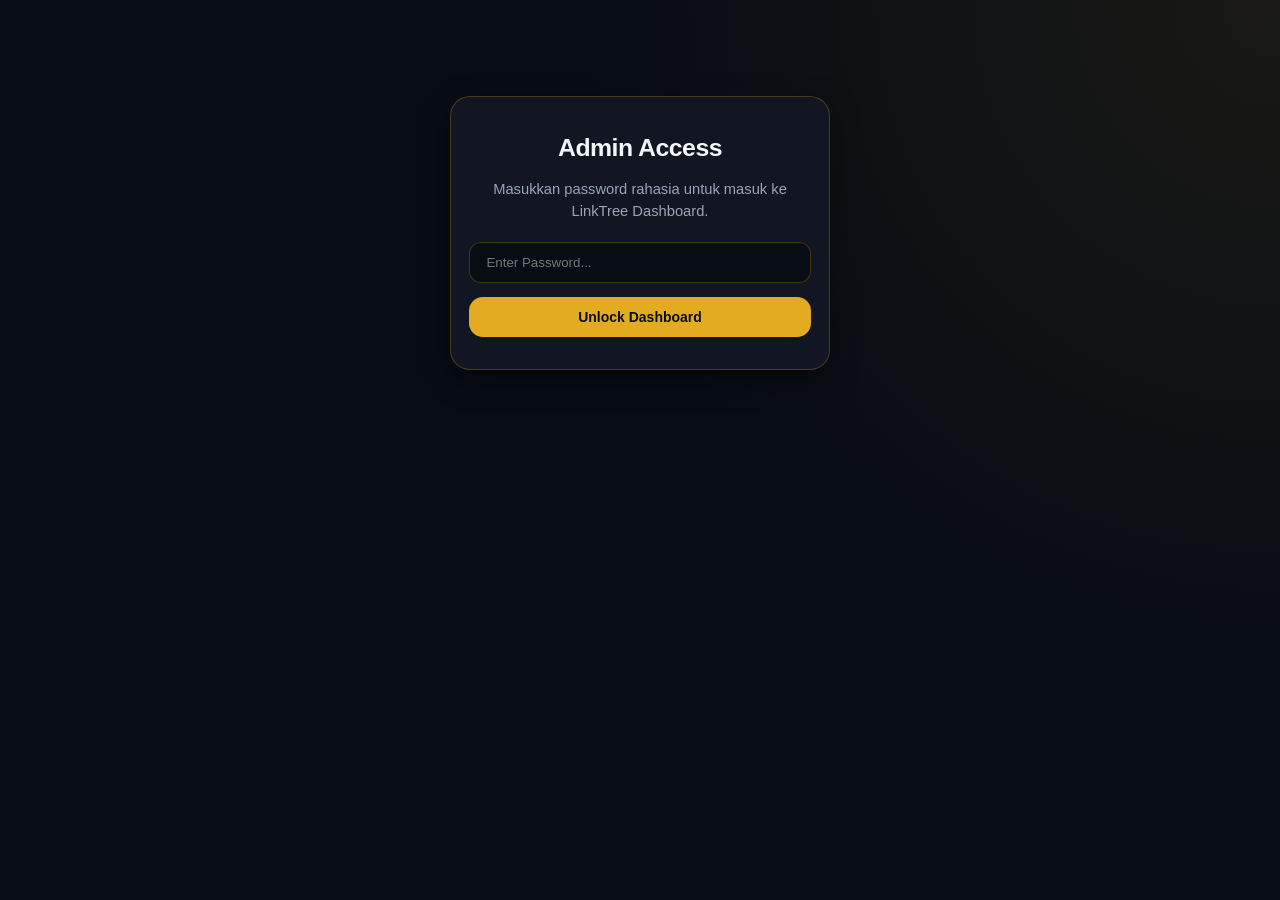
<file: admin.html>
<!DOCTYPE html>
<html lang="en" data-theme="imperial">
<head>
  <meta charset="UTF-8">
  <meta name="viewport" content="width=device-width, initial-scale=1.0, maximum-scale=1.0, user-scalable=no">
  <title>Admin Dashboard • afh21-21</title>
  <link rel="stylesheet" href="css/reset.css">
  <link rel="stylesheet" href="css/themes.css">
  <link rel="stylesheet" href="css/components.css">
  <link rel="stylesheet" href="css/animations.css">
</head>
<body style="padding: 2rem 1rem; max-width: 720px; margin: 0 auto;">
  
  <!-- Lock Screen -->
  <div id="auth-box" class="profile-card" style="max-width: 380px; margin: 4rem auto;">
    <h2 class="profile-title">Admin Access</h2>
    <p class="profile-bio" style="margin-bottom: 1.25rem;">Masukkan password rahasia untuk masuk ke LinkTree Dashboard.</p>
    <input id="admin-pass" type="password" placeholder="Enter Password..." style="width: 100%; padding: 0.75rem 1rem; border-radius: 12px; background: var(--bg-page); border: 1px solid var(--border-color); color: var(--text-primary); margin-bottom: 0.85rem;">
    <button id="btn-unlock" class="btn-primary bouncy" style="width: 100%;">Unlock Dashboard</button>
  </div>

  <!-- Editor Dashboard Panel (Hidden until unlocked) -->
  <div id="editor-panel" class="hidden">
    <div class="section-header" style="margin-bottom: 1.5rem; flex-wrap: wrap; gap: 0.75rem;">
      <div>
        <h1 class="profile-title" style="font-size: 1.25rem;">LinkTree Manager</h1>
        <p class="profile-subtitle" id="save-status">Status: All changes synced</p>
      </div>
      <div style="display: flex; gap: 0.5rem; flex-wrap: wrap;">
        <!-- Theme Switcher di Admin -->
        <select id="admin-theme-select" class="btn-secondary" style="padding: 0.5rem; border-radius: var(--radius-btn);">
          <option value="imperial">Imperial Dark</option>
          <option value="material">Material You</option>
          <option value="catppuccin">Catppuccin</option>
          <option value="apple">Apple Elegant</option>
          <option value="glass">Scenic Glass (Custom BG)</option>
        </select>
        <button id="btn-logout" class="btn-secondary bouncy" style="color: #f38ba8;">Logout</button>
      </div>
    </div>

    <!-- Aksi Utama -->
    <div style="display: flex; gap: 0.75rem; margin-bottom: 1.5rem;">
      <button id="btn-add-link" class="btn-secondary bouncy" style="flex: 1;">+ Add New Link</button>
      <button id="btn-save-changes" class="btn-primary bouncy" style="flex: 1;">💾 Save & Export config.json</button>
    </div>

    <!-- Daftar Link Interaktif (Reorder & Edit) -->
    <div id="admin-links-list" class="links-grid"></div>
  </div>

  <!-- Toast Notification -->
  <div id="toast" class="toast hidden"></div>

  <script type="module">
    import { showToast } from './js/utils.js';
    import { applyTheme } from './js/theme.js';

    
    const EXPECTED_HASH = "135717cab015d54ed7b78a09a0736dd90cd8f75b342f8f4c52dfb974bf38cb4a";
    let configData = null;

    async function sha256(text) {
      const buf = await crypto.subtle.digest('SHA-256', new TextEncoder().encode(text));
      return Array.from(new Uint8Array(buf)).map(b => b.toString(16).padStart(2, '0')).join('');
    }

   // Cek Sesi Login Sebelumnya di SessionStorage
    if (sessionStorage.getItem('admin_logged_in') === 'true') {
      unlockDashboard();
    }

    document.getElementById('btn-unlock').addEventListener('click', async () => {
      const val = document.getElementById('admin-pass').value;
      const hash = await sha256(val);
      if (hash === EXPECTED_HASH) {
        sessionStorage.setItem('admin_logged_in', 'true');
        unlockDashboard();
      } else {
        showToast('Incorrect password!'); // Diubah ke English
      }
    });

    function unlockDashboard() {
      document.getElementById('auth-box').classList.add('hidden');
      document.getElementById('editor-panel').classList.remove('hidden');
      loadConfig();
    }

    // Logout Handler
    document.getElementById('btn-logout').addEventListener('click', () => {
      sessionStorage.removeItem('admin_logged_in');
      location.reload();
    });

    // Theme Switcher di Admin
    const themeSelect = document.getElementById('admin-theme-select');
    themeSelect.addEventListener('change', (e) => {
      applyTheme(e.target.value);
    });

    async function loadConfig() {
      try {
        const res = await fetch(`data/config.json?v=${Date.now()}`);
        configData = await res.json();
        renderAdminList();
      } catch (err) {
        showToast('Failed to load config.json'); // Diubah ke English
      }
    }

    function renderAdminList() {
      const list = document.getElementById('admin-links-list');
      list.innerHTML = configData.links.map((item, idx) => {
        const meta = configData.i18n['en-US'].items[item.id] || { title: item.id, subtitle: item.url };
        return `
          <div class="link-card" style="justify-content: space-between; align-items: center; gap: 0.5rem;">
            <div class="link-info" style="min-width: 0; flex: 1;">
              <div class="link-title">${meta.title}</div>
              <div class="link-subtitle">${item.url}</div>
            </div>
            <div style="display: flex; gap: 0.35rem; flex-shrink: 0;">
              <button class="icon-btn bouncy" data-up="${idx}" title="Move Up" ${idx === 0 ? 'style="opacity:0.4;pointer-events:none;"' : ''}>⬆</button>
              <button class="icon-btn bouncy" data-down="${idx}" title="Move Down" ${idx === configData.links.length - 1 ? 'style="opacity:0.4;pointer-events:none;"' : ''}>⬇</button>
              <button class="btn-secondary bouncy" data-edit="${idx}" style="padding: 0.4rem 0.7rem; font-size: 0.78rem;">Edit</button>
              <button class="btn-secondary bouncy" data-del="${idx}" style="color: #f38ba8; padding: 0.4rem 0.6rem; font-size: 0.78rem;">✕</button>
            </div>
          </div>
        `;
      }).join('');

      markUnsaved();

      // Tombol Geser Atas (Reorder Up)
      list.querySelectorAll('[data-up]').forEach(btn => {
        btn.addEventListener('click', () => {
          const i = Number(btn.dataset.up);
          if (i > 0) {
            const temp = configData.links[i];
            configData.links[i] = configData.links[i - 1];
            configData.links[i - 1] = temp;
            renderAdminList();
          }
        });
      });

      // Tombol Geser Bawah (Reorder Down)
      list.querySelectorAll('[data-down]').forEach(btn => {
        btn.addEventListener('click', () => {
          const i = Number(btn.dataset.down);
          if (i < configData.links.length - 1) {
            const temp = configData.links[i];
            configData.links[i] = configData.links[i + 1];
            configData.links[i + 1] = temp;
            renderAdminList();
          }
        });
      });

      // Tombol Edit Link
      list.querySelectorAll('[data-edit]').forEach(btn => {
        btn.addEventListener('click', () => {
          const i = Number(btn.dataset.edit);
          const item = configData.links[i];
          const currentMeta = configData.i18n['en-US'].items[item.id] || { title: '', subtitle: '' };
          
          const newTitle = prompt('Link Title:', currentMeta.title);
          const newSub = prompt('Subtitle / Description:', currentMeta.subtitle);
          const newUrl = prompt('Target URL (https://...):', item.url);

          if (newTitle !== null && newUrl !== null) {
            item.url = newUrl;
            Object.keys(configData.i18n).forEach(lang => {
              if (configData.i18n[lang].items[item.id]) {
                configData.i18n[lang].items[item.id].title = newTitle;
                configData.i18n[lang].items[item.id].subtitle = newSub || newUrl;
              }
            });
            renderAdminList();
          }
        });
      });

      // Tombol Hapus Link
      list.querySelectorAll('[data-del]').forEach(btn => {
        btn.addEventListener('click', () => {
          const i = Number(btn.dataset.del);
          if (confirm('Are you sure you want to delete this link?')) {
            const removed = configData.links.splice(i, 1)[0];
            Object.keys(configData.i18n).forEach(lang => delete configData.i18n[lang].items[removed.id]);
            renderAdminList();
          }
        });
      });
    }

    // Tambah Link Baru
    document.getElementById('btn-add-link').addEventListener('click', () => {
      const title = prompt('New Link Title:');
      const subtitle = prompt('Short Description:');
      const url = prompt('Target URL (https://...):');
      const iconSlug = prompt('SimpleIcons slug (e.g., youtube, spotify, instagram, discord):', 'globe');

      if (!title || !url) return;

      const id = 'link-' + Date.now();
      configData.links.push({
        id,
        url,
        icon: `https://cdn.simpleicons.org/${iconSlug}/e3ab20`,
        featured: false,
        category: 'custom'
      });

      Object.keys(configData.i18n).forEach(lang => {
        configData.i18n[lang].items[id] = { title, subtitle: subtitle || url };
      });

      renderAdminList();
    });

    function markUnsaved() {
      const status = document.getElementById('save-status');
      status.textContent = 'Status: Unsaved changes (Click Save & Export)';
      status.style.color = '#e3ab20';
    }

    // Tombol Save & Export config.json
    document.getElementById('btn-save-changes').addEventListener('click', () => {
      const blob = new Blob([JSON.stringify(configData, null, 2)], { type: 'application/json' });
      const a = document.createElement('a');
      a.href = URL.createObjectURL(blob);
      a.download = 'config.json';
      a.click();

      const status = document.getElementById('save-status');
      status.textContent = 'Status: All changes saved & exported!';
      status.style.color = '#a6e3a1';
      showToast('config.json downloaded! Please update it to the data/ folder'); // Diubah ke English
    });
  </script>
</body>
</html>
</file>
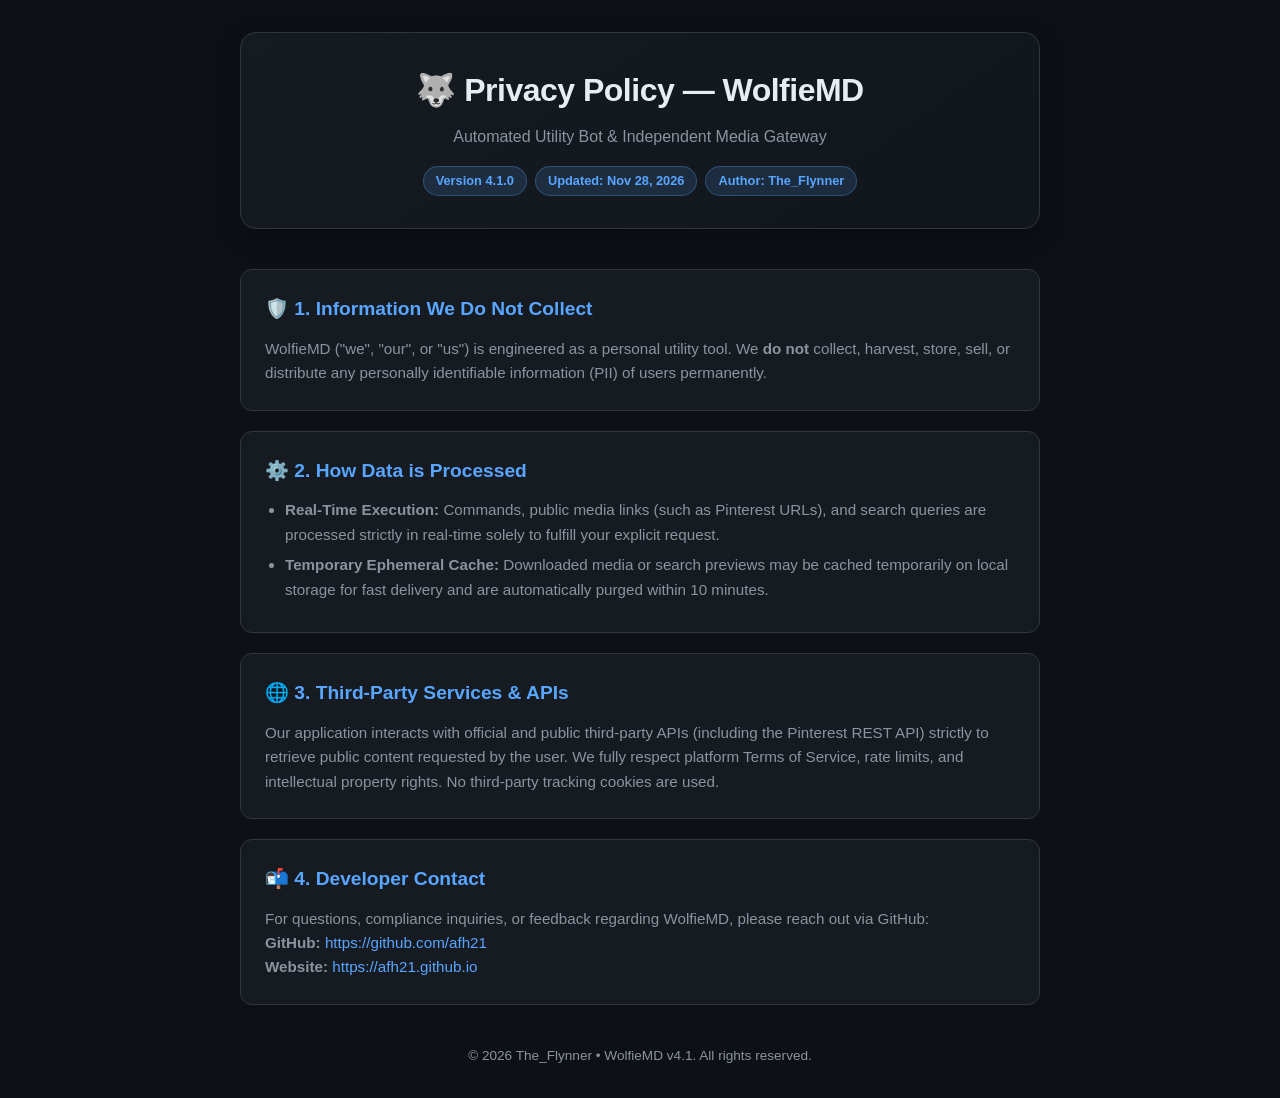
<file: privacy.html>
<!DOCTYPE html>
<html lang="en">
<head>
  <meta charset="UTF-8" />
  <meta name="viewport" content="width=device-width, initial-scale=1.0" />
  <title>Privacy Policy — WolfieMD v4.1</title>
  <style>
    :root {
      --bg-color: #0d1117;
      --card-bg: #161b22;
      --border-color: #30363d;
      --text-primary: #e6edf3;
      --text-secondary: #8b949e;
      --accent: #58a6ff;
      --accent-glow: rgba(88, 166, 255, 0.15);
    }

    * {
      box-sizing: border-box;
      margin: 0;
      padding: 0;
    }

    body {
      font-family: -apple-system, BlinkMacSystemFont, "Segoe UI", Roboto, Helvetica, Arial, sans-serif;
      background-color: var(--bg-color);
      color: var(--text-primary);
      line-height: 1.6;
      padding: 2rem 1rem;
    }

    .container {
      max-width: 800px;
      margin: 0 auto;
    }

    header {
      text-align: center;
      margin-bottom: 2.5rem;
      padding: 2rem;
      background: linear-gradient(145deg, var(--card-bg), #11151c);
      border: 1px solid var(--border-color);
      border-radius: 16px;
      box-shadow: 0 8px 24px rgba(0, 0, 0, 0.4);
    }

    header h1 {
      font-size: 2rem;
      margin-bottom: 0.5rem;
      letter-spacing: -0.5px;
    }

    .badge-group {
      display: flex;
      justify-content: center;
      gap: 0.5rem;
      flex-wrap: wrap;
      margin-top: 1rem;
    }

    .badge {
      background: var(--accent-glow);
      color: var(--accent);
      border: 1px solid rgba(88, 166, 255, 0.3);
      padding: 0.25rem 0.75rem;
      border-radius: 999px;
      font-size: 0.8rem;
      font-weight: 600;
    }

    .card {
      background-color: var(--card-bg);
      border: 1px solid var(--border-color);
      border-radius: 12px;
      padding: 1.5rem;
      margin-bottom: 1.25rem;
      transition: border-color 0.2s ease;
    }

    .card:hover {
      border-color: var(--accent);
    }

    .card h2 {
      font-size: 1.2rem;
      color: var(--accent);
      margin-bottom: 0.75rem;
      display: flex;
      align-items: center;
      gap: 0.5rem;
    }

    .card p, .card li {
      color: var(--text-secondary);
      font-size: 0.95rem;
    }

    .card ul {
      padding-left: 1.25rem;
      margin-top: 0.5rem;
    }

    .card li {
      margin-bottom: 0.4rem;
    }

    a {
      color: var(--accent);
      text-decoration: none;
    }

    a:hover {
      text-decoration: underline;
    }

    footer {
      text-align: center;
      margin-top: 2.5rem;
      color: var(--text-secondary);
      font-size: 0.85rem;
    }
  </style>
</head>
<body>
  <div class="container">
    <header>
      <h1>🐺 Privacy Policy — WolfieMD</h1>
      <p style="color: var(--text-secondary);">Automated Utility Bot & Independent Media Gateway</p>
      <div class="badge-group">
        <span class="badge">Version 4.1.0</span>
        <span class="badge">Updated: Nov 28, 2026</span>
        <span class="badge">Author: The_Flynner</span>
      </div>
    </header>

    <div class="card">
      <h2>🛡️ 1. Information We Do Not Collect</h2>
      <p>
        WolfieMD ("we", "our", or "us") is engineered as a personal utility tool. We <strong>do not</strong> collect, harvest, store, sell, or distribute any personally identifiable information (PII) of users permanently.
      </p>
    </div>

    <div class="card">
      <h2>⚙️ 2. How Data is Processed</h2>
      <ul>
        <li><strong>Real-Time Execution:</strong> Commands, public media links (such as Pinterest URLs), and search queries are processed strictly in real-time solely to fulfill your explicit request.</li>
        <li><strong>Temporary Ephemeral Cache:</strong> Downloaded media or search previews may be cached temporarily on local storage for fast delivery and are automatically purged within 10 minutes.</li>
      </ul>
    </div>

    <div class="card">
      <h2>🌐 3. Third-Party Services & APIs</h2>
      <p>
        Our application interacts with official and public third-party APIs (including the Pinterest REST API) strictly to retrieve public content requested by the user. We fully respect platform Terms of Service, rate limits, and intellectual property rights. No third-party tracking cookies are used.
      </p>
    </div>

    <div class="card">
      <h2>📬 4. Developer Contact</h2>
      <p>
        For questions, compliance inquiries, or feedback regarding WolfieMD, please reach out via GitHub:<br />
        <strong>GitHub:</strong> <a href="https://github.com/afh21" target="_blank">https://github.com/afh21</a><br />
        <strong>Website:</strong> <a href="https://afh21.github.io" target="_blank">https://afh21.github.io</a>
      </p>
    </div>

    <footer>
      © 2026 The_Flynner • WolfieMD v4.1. All rights reserved.
    </footer>
  </div>
</body>
</html>
</file>
<file: css/themes.css>
:root {
  --font-main: -apple-system, BlinkMacSystemFont, "Segoe UI", Roboto, Inter, sans-serif;
  --spring-curve: cubic-bezier(0.34, 1.56, 0.64, 1);
}

/* 1. IMPERIAL DARK (Default — Hitam Pekat + Emas Mewah) */
[data-theme="imperial"] {
  --bg-page: #080c14;
  --bg-gradient: radial-gradient(circle at top right, rgba(227, 171, 32, 0.08), transparent 45%);
  --bg-surface: #111622;
  --bg-surface-hover: #171e2e;
  --bg-elevated: #1c2436;
  --text-primary: #f4f6fa;
  --text-secondary: #9aa4b8;
  --accent: #e3ab20;
  --accent-soft: rgba(227, 171, 32, 0.14);
  --accent-contrast: #080c14;
  --border-color: rgba(227, 171, 32, 0.25);
  --border-width: 1px;
  --radius-card: 20px;
  --radius-btn: 14px;
  --shadow-card: 0 10px 30px rgba(0, 0, 0, 0.45);
  --backdrop-blur: none;
}

/* 2. MATERIAL YOU (Android 14+ — Sudut Pil Ekstra Membulat & Tonal Surface) */
[data-theme="material"] {
  --bg-page: #131318;
  --bg-gradient: none;
  --bg-surface: #1f1f26;
  --bg-surface-hover: #2a2933;
  --bg-elevated: #353440;
  --text-primary: #e5e1e9;
  --text-secondary: #c8c5d0;
  --accent: #c5c0ff;
  --accent-soft: #433e77;
  --accent-contrast: #2c275f;
  --border-color: transparent;
  --border-width: 0px;
  --radius-card: 28px;
  --radius-btn: 999px;
  --shadow-card: none;
  --backdrop-blur: none;
}

/* 3. CATPPUCCIN MOCHA (Developer VS Code Vibe — Pastel Mauve & Outline Tegas) */
[data-theme="catppuccin"] {
  --bg-page: #1e1e2e;
  --bg-gradient: none;
  --bg-surface: #313244;
  --bg-surface-hover: #45475a;
  --bg-elevated: #181825;
  --text-primary: #cdd6f4;
  --text-secondary: #a6adc8;
  --accent: #cba6f7;
  --accent-soft: rgba(203, 166, 247, 0.16);
  --accent-contrast: #11111b;
  --border-color: #585b70;
  --border-width: 1.5px;
  --radius-card: 12px;
  --radius-btn: 10px;
  --shadow-card: 4px 4px 0px #11111b;
  --backdrop-blur: none;
}

/* 4. APPLE ELEGANT (macOS/iOS Light Frosted Glass) */
[data-theme="apple"] {
  --bg-page: #f5f5f7;
  --bg-gradient: radial-gradient(circle at top left, #ffffff, #e8e8ed);
  --bg-surface: rgba(255, 255, 255, 0.78);
  --bg-surface-hover: rgba(255, 255, 255, 0.95);
  --bg-elevated: rgba(255, 255, 255, 0.92);
  --text-primary: #1d1d1f;
  --text-secondary: #6e6e73;
  --accent: #0071e3;
  --accent-soft: rgba(0, 113, 227, 0.1);
  --accent-contrast: #ffffff;
  --border-color: rgba(0, 0, 0, 0.08);
  --border-width: 1px;
  --radius-card: 22px;
  --radius-btn: 14px;
  --shadow-card: 0 8px 24px rgba(0, 0, 0, 0.06);
  --backdrop-blur: blur(20px);
}

[data-theme="glass"] {
  --bg-page: rgba(15, 17, 23, 0.65);
  --bg-gradient: none;
  --bg-surface: rgba(25, 28, 38, 0.75);
  --bg-surface-hover: rgba(35, 42, 56, 0.85);
  --bg-elevated: rgba(35, 40, 52, 0.85);
  --text-primary: #f0f6fc;
  --text-secondary: #8b949e;
  --accent: #e3ab20;
  --accent-soft: rgba(227, 171, 32, 0.18);
  --accent-contrast: #080c14;
  --border-color: rgba(255, 255, 255, 0.12);
  --border-width: 1px;
  --radius-card: 20px;
  --radius-btn: 14px;
  --shadow-card: 0 8px 32px 0 rgba(0, 0, 0, 0.37);
  --backdrop-blur: blur(16px);
  
  /* Background Gambar Eksklusif */
  --custom-bg: url('https://images.unsplash.com/photo-1518709268805-4e9042af9f23?q=80&w=1920&auto=format&fit=crop');
}

/* Mengaktifkan Wallpaper Wallpaper Latar Belakang Khusus Tema Glass */
[data-theme="glass"] body {
  background-image: var(--custom-bg);
  background-size: cover;
  background-position: center;
  background-attachment: fixed;
}
</file>
<file: css/components.css>
/* Icon-Only Header Buttons & Popovers */
.icon-btn {
  width: 40px;
  height: 40px;
  border-radius: 50%;
  background: var(--bg-surface);
  border: var(--border-width) solid var(--border-color);
  backdrop-filter: var(--backdrop-blur);
  display: grid;
  place-items: center;
  color: var(--text-primary);
  box-shadow: var(--shadow-card);
}

.icon-btn:hover {
  border-color: var(--accent);
  color: var(--accent);
}

.popover-wrapper {
  position: relative;
}

.popover-menu {
  position: absolute;
  top: calc(100% + 8px);
  right: 0;
  min-width: 165px;
  background: var(--bg-elevated);
  border: var(--border-width) solid var(--border-color);
  backdrop-filter: var(--backdrop-blur);
  border-radius: 16px;
  padding: 0.4rem;
  box-shadow: 0 14px 34px rgba(0, 0, 0, 0.35);
  display: flex;
  flex-direction: column;
  gap: 0.25rem;
  z-index: 120;
}

.popover-item {
  text-align: left;
  padding: 0.55rem 0.85rem;
  border-radius: 10px;
  font-size: 0.875rem;
  font-weight: 500;
  color: var(--text-secondary);
  transition: background 0.2s, color 0.2s;
}

.popover-item:hover,
.popover-item.active {
  background: var(--accent-soft);
  color: var(--accent);
  font-weight: 600;
}

/* Profile Card (Kolom Kiri) - Dioptimalkan untuk berbagai DPI */
.profile-card {
  background: var(--bg-surface);
  border: var(--border-width) solid var(--border-color);
  backdrop-filter: var(--backdrop-blur);
  border-radius: var(--radius-card);
  padding: 2rem 1.15rem;
  text-align: center;
  box-shadow: var(--shadow-card);
  width: 100%;
  overflow-wrap: break-word;
  word-wrap: break-word;
}

.avatar-wrapper {
  position: relative;
  width: 104px;
  margin: 0 auto 1.25rem;
  display: flex;
  flex-direction: column;
  align-items: center;
  justify-content: center;
}

.avatar-img {
  width: 104px;
  height: 104px;
  border-radius: 50%;
  object-fit: cover;
  border: 2.5px solid var(--accent);
}

.status-pill {
  display: inline-flex;
  align-items: center;
  justify-content: center;
  gap: 0.35rem;
  margin-top: -12px;
  padding: 0.28rem 0.85rem;
  max-width: 100%;
  border-radius: 999px;
  background: var(--bg-elevated);
  border: 1px solid var(--border-color);
  font-size: clamp(0.68rem, 2.8vw, 0.76rem);
  font-weight: 600;
  color: var(--accent);
  white-space: normal; /* Aman untuk DPI besar / zoom 150% */
  text-align: center;
  line-height: 1.3;
}

.profile-title {
  font-size: clamp(1.25rem, 5vw, 1.55rem);
  font-weight: 800;
  letter-spacing: -0.02em;
}

.profile-subtitle {
  font-size: 0.9rem;
  color: var(--accent);
  font-weight: 600;
  margin-top: 0.15rem;
}

.profile-bio {
  font-size: clamp(0.82rem, 3.4vw, 0.92rem);
  color: var(--text-secondary);
  margin-top: 0.75rem;
  line-height: 1.5;
  max-width: 100%;
}

.social-row {
  display: flex;
  justify-content: center;
  gap: 0.75rem;
  margin-top: 1.35rem;
}

.social-btn {
  width: 42px;
  height: 42px;
  border-radius: 50%;
  background: var(--accent-soft);
  color: var(--accent);
  display: grid;
  place-items: center;
}

/* Link Cards (Kolom Kanan) */
.section-header {
  display: flex;
  align-items: center;
  justify-content: space-between;
  margin-bottom: 0.75rem;
}

.section-title {
  font-size: 0.85rem;
  text-transform: uppercase;
  letter-spacing: 0.08em;
  color: var(--text-secondary);
  font-weight: 700;
}

.links-grid {
  display: flex;
  flex-direction: column;
  gap: 0.85rem;
}

.link-card {
  display: flex;
  align-items: center;
  gap: 0.9rem;
  padding: 0.95rem 1.1rem;
  background: var(--bg-surface);
  border: var(--border-width) solid var(--border-color);
  backdrop-filter: var(--backdrop-blur);
  border-radius: var(--radius-btn);
  box-shadow: var(--shadow-card);
  position: relative;
  width: 100%;
  min-width: 0;
  cursor: pointer;
  transition: transform 0.4s cubic-bezier(0.175, 0.885, 0.32, 1.275), background-color 0.25s ease, border-color 0.25s ease, box-shadow 0.25s ease;
}
.link-card.featured {
  border-color: var(--accent);
  background: linear-gradient(135deg, var(--bg-surface), var(--accent-soft));
}

.link-card:hover {
  transform: translateY(-5px) scale(1.025);
  background: var(--bg-surface-hover);
  border-color: var(--accent);
  box-shadow: 0 10px 25px rgba(14, 165, 233, 0.25);
}

.link-icon {
  width: 42px;
  height: 42px;
  border-radius: 12px;
  background: var(--accent-soft);
  display: grid;
  place-items: center;
  flex-shrink: 0;
}

.link-info {
  flex: 1;
  min-width: 0;
}

.link-title {
  font-size: 0.95rem;
  font-weight: 700;
  white-space: nowrap;
  overflow: hidden;
  text-overflow: ellipsis;
  overflow-wrap: break-word;
  word-break: break-word;
}

.link-subtitle {
  font-size: 0.8rem;
  color: var(--text-secondary);
  white-space: nowrap;
  overflow: hidden;
  text-overflow: ellipsis;
  overflow-wrap: break-word;
  word-break: break-word;
}

.link-more-btn {
  width: 34px;
  height: 34px;
  border-radius: 50%;
  display: grid;
  place-items: center;
  color: var(--text-secondary);
  font-weight: 700;
  flex-shrink: 0;
}

.link-more-btn:hover {
  background: var(--accent-soft);
  color: var(--accent);
}

/* GitHub Card */
.github-cards-grid {
  display: flex;
  flex-direction: column;
  gap: 0.9rem;
}

.github-card {
  display: block;
  background: var(--bg-surface);
  border: var(--border-width) solid var(--border-color);
  border-radius: var(--radius-card);
  padding: 0.65rem;
  box-shadow: var(--shadow-card);
  overflow: hidden;
}

.github-card img {
  width: 100%;
  height: auto;
  border-radius: calc(var(--radius-card) - 6px);
}

/* Modal Preview yang Lebih Responsif & Aman di HP */
.modal-backdrop {
  position: fixed;
  inset: 0;
  background: rgba(0, 0, 0, 0.65);
  backdrop-filter: blur(6px);
  display: grid;
  place-items: center;
  padding: 1rem;
  z-index: 200;
}

.modal-card {
  width: 100%;
  max-width: 380px;
  background: var(--bg-elevated);
  border: var(--border-width) solid var(--border-color);
  border-radius: var(--radius-card);
  padding: 1.5rem 1.25rem 1.25rem;
  text-align: center;
  position: relative;
  box-shadow: 0 20px 50px rgba(0, 0, 0, 0.55);
  box-sizing: border-box;
}

.modal-close-btn {
  position: absolute;
  top: 0.85rem;
  right: 0.85rem;
  width: 32px;
  height: 32px;
  border-radius: 50%;
  background: var(--accent-soft);
  color: var(--text-primary);
  display: grid;
  place-items: center;
  border: none;
  cursor: pointer;
  z-index: 10;
  flex-shrink: 0;
}

.modal-icon-box {
  width: 54px;
  height: 54px;
  margin: 0.5rem auto 0.75rem;
  border-radius: 16px;
  background: var(--accent-soft);
  display: grid;
  place-items: center;
}

.modal-title {
  font-size: 1.1rem;
  font-weight: 700;
  color: var(--text-primary);
  margin-bottom: 0.25rem;
  padding-right: 1.5rem;
  padding-left: 1.5rem;
}

.modal-subtitle {
  font-size: 0.82rem;
  color: var(--text-secondary);
  margin-bottom: 1rem;
}

.modal-url-box {
  margin: 0.75rem 0 1rem;
  padding: 0.6rem 0.85rem;
  border-radius: 10px;
  background: var(--bg-page);
  font-size: 0.76rem;
  color: var(--text-secondary);
  width: 100%;
  box-sizing: border-box;
  overflow-x: auto;
  white-space: pre-wrap;
  word-break: break-all;
  max-height: 80px;
  text-align: left;
}

.modal-actions {
  display: grid;
  grid-template-columns: 1fr 1.3fr;
  gap: 0.6rem;
}
.btn-secondary, .btn-primary {
  padding: 0.75rem 1rem;
  border-radius: var(--radius-btn);
  font-size: 0.875rem;
  font-weight: 700;
  display: inline-flex;
  align-items: center;
  justify-content: center;
  gap: 0.45rem;
}

.btn-secondary {
  background: var(--accent-soft);
  color: var(--accent);
}

.btn-primary {
  background: var(--accent);
  color: var(--accent-contrast);
}

/* Toast Notification */
.toast {
  position: fixed;
  bottom: 1.5rem;
  left: 50%;
  transform: translateX(-50%);
  background: var(--accent);
  color: var(--accent-contrast);
  padding: 0.65rem 1.25rem;
  border-radius: 999px;
  font-size: 0.85rem;
  font-weight: 700;
  z-index: 300;
  box-shadow: 0 8px 24px rgba(0, 0, 0, 0.35);
}

.vscode-pet {
  position: fixed;
  top: 1rem;
  left: 1rem;
  z-index: 150;
  width: 42px;
  height: 42px;
  background: rgba(14, 165, 233, 0.15);
  border: 1px solid rgba(14, 165, 233, 0.4);
  border-radius: 12px;
  display: grid;
  place-items: center;
  backdrop-filter: blur(4px);
  pointer-events: none; /* Biar tetap bisa klik elemen di bawahnya */
}

.pet-body {
  position: relative;
  width: 24px;
  height: 20px;
  background: #0ea5e9;
  border-radius: 6px 6px 4px 4px;
}

.pet-eyes {
  position: absolute;
  top: 6px;
  left: 4px;
  display: flex;
  gap: 4px;
}

.pet-pupil {
  width: 4px;
  height: 6px;
  background: #0f172a;
  border-radius: 1px;
  transition: transform 0.05s ease-out;
}
</file>
<file: css/animations.css>
.bouncy {
  transition: transform 0.38s cubic-bezier(0.175, 0.885, 0.32, 1.275), background-color 0.25s ease, border-color 0.25s ease;
}

.bouncy:hover {
  transform: translateY(-4px) scale(1.02);
}

.bouncy:active {
  transform: scale(0.97);
  transition-duration: 0.1s;
}

.skeleton-card {
  height: 70px;
  border-radius: var(--radius-btn);
  background: linear-gradient(
    90deg,
    var(--bg-surface) 25%,
    var(--bg-surface-hover) 50%,
    var(--bg-surface) 75%
  );
  background-size: 200% 100%;
  animation: shimmer 1.4s infinite linear;
}

@keyframes shimmer {
  0% { background-position: 200% 0; }
  100% { background-position: -200% 0; }
}

/* Click Guard / Loading Spinner State */
.is-loading {
  pointer-events: none;
  opacity: 0.75;
}

.btn-spinner {
  width: 15px;
  height: 15px;
  border: 2px solid currentColor;
  border-top-color: transparent;
  border-radius: 50%;
  animation: spin 0.65s linear infinite;
}

@keyframes spin {
  to { transform: rotate(360deg); }
}

.profile-card { 
  animation: fadeInUp 0.6s ease forwards; 
  opacity: 0; 
}

.links-grid > *:nth-child(1) { 
  animation: fadeInUp 0.6s ease 0.1s forwards; 
  opacity: 0; 
}

.links-grid > *:nth-child(2) { 
  animation: fadeInUp 0.6s ease 0.2s forwards; 
  opacity: 0; 
}

.links-grid > *:nth-child(3) { 
  animation: fadeInUp 0.6s ease 0.3s forwards; 
  opacity: 0; 
}

.links-grid > *:nth-child(n+4) { 
  animation: fadeInUp 0.6s ease 0.4s forwards; 
  opacity: 0; 
}

@keyframes fadeInUp {
  from {
    opacity: 0;
    transform: translateY(16px);
  }
  to {
    opacity: 1;
    transform: translateY(0);
  }
}
</file>
